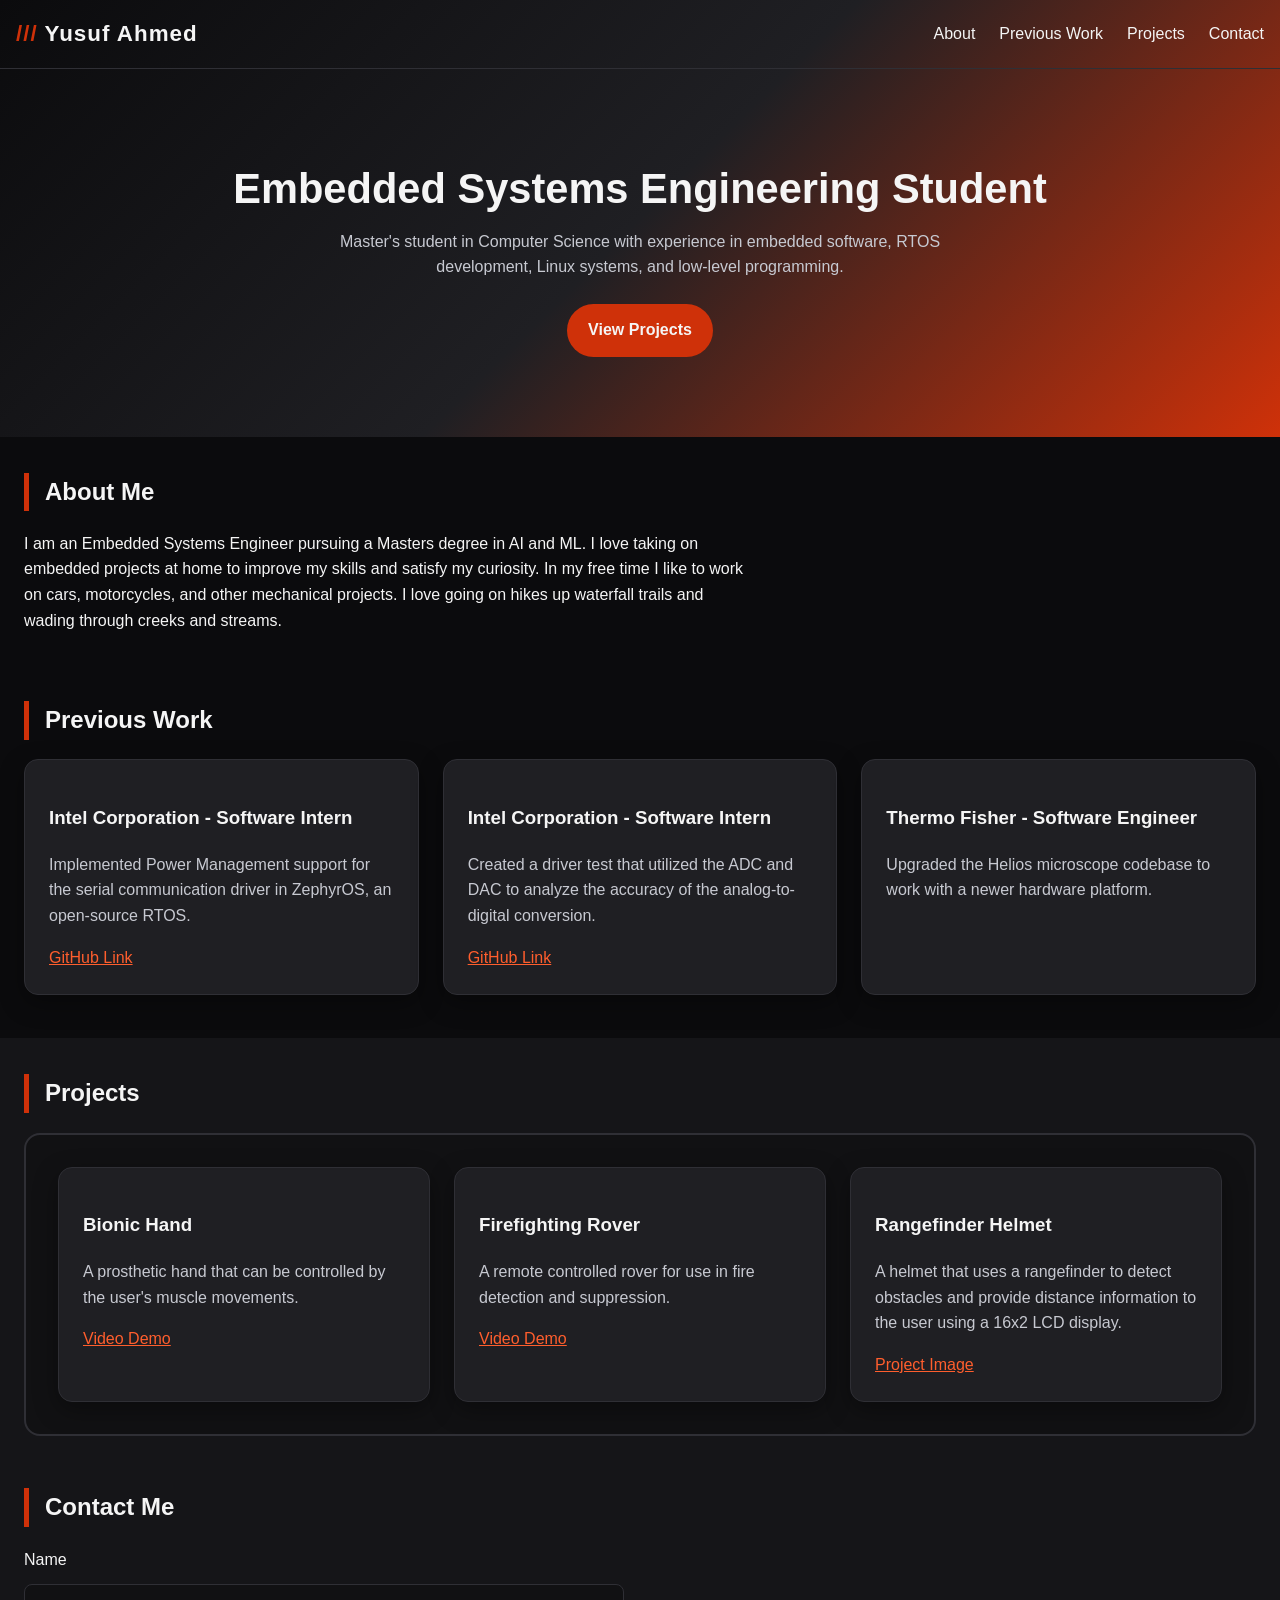
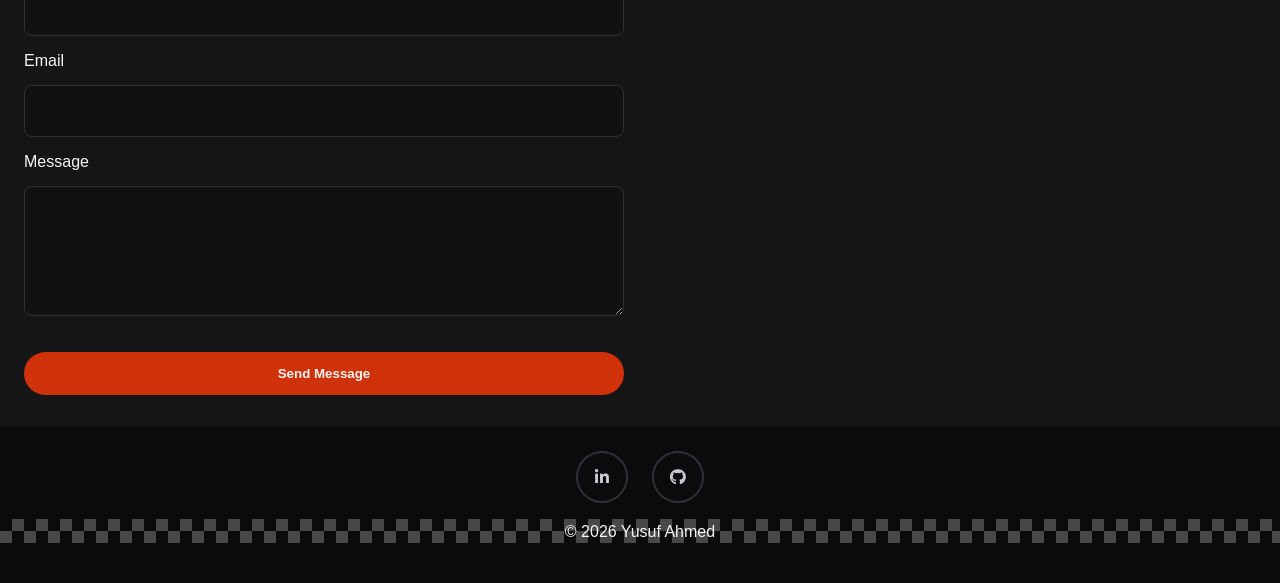
<file: index.html>
<!doctype html>
<html lang="en">
  <head>
    <meta charset="UTF-8" />
    <meta name="viewport" content="width=device-width, initial-scale=1.0" />
    <title>Yusuf Ahmed | Portfolio</title>
    <link rel="stylesheet" href="styles.css" />
    <script src="script.js" defer></script>
    <link
      rel="stylesheet"
      href="https://cdnjs.cloudflare.com/ajax/libs/font-awesome/6.5.1/css/all.min.css"
    />
  </head>

  <body>
    <header>
      <nav class="navbar">
        <h1 class="logo">Yusuf Ahmed</h1>

        <button class="menu-toggle" aria-label="Toggle navigation">☰</button>

        <ul class="nav-links">
          <li><a href="#about">About</a></li>
          <li><a href="#work">Previous Work</a></li>
          <li><a href="#projects">Projects</a></li>
          <li><a href="#contact">Contact</a></li>
        </ul>
      </nav>

      <section class="hero">
        <h2>Embedded Systems Engineering Student</h2>
        <p>
          Master's student in Computer Science with experience in embedded
          software, RTOS development, Linux systems, and low-level programming.
        </p>
        <a href="#projects" class="button">View Projects</a>
      </section>
    </header>

    <main>
      <section id="about" class="section about-me">
        <h2>About Me</h2>
        <p>
          I am an Embedded Systems Engineer pursuing a Masters degree in AI and
          ML. I love taking on embedded projects at home to improve my skills
          and satisfy my curiosity. In my free time I like to work on cars,
          motorcycles, and other mechanical projects. I love going on hikes up
          waterfall trails and wading through creeks and streams.
        </p>
      </section>

      <section id="work" class="section">
        <h2>Previous Work</h2>

        <div class="project-grid">
          <article class="card">
            <h3>Intel Corporation - Software Intern</h3>
            <p>
              Implemented Power Management support for the serial communication
              driver in ZephyrOS, an open-source RTOS.
            </p>
            <a
              href="https://github.com/zephyrproject-rtos/zephyr/commit/3f0fc7fe6b8ff6fc7ca6cccbd40c4fb7349f5fe3"
              target="_blank"
              rel="noopener noreferrer"
              >GitHub Link</a
            >
          </article>

          <article class="card">
            <h3>Intel Corporation - Software Intern</h3>
            <p>
              Created a driver test that utilized the ADC and DAC to analyze the
              accuracy of the analog-to-digital conversion.
            </p>
            <a
              href="https://github.com/zephyrproject-rtos/zephyr/commit/f22d30b853ebbf2189874e088586ce1f59cdff1e"
              target="_blank"
              rel="noopener noreferrer"
              >GitHub Link</a
            >
          </article>

          <article class="card">
            <h3>Thermo Fisher - Software Engineer</h3>
            <p>
              Upgraded the Helios microscope codebase to work with a newer
              hardware platform.
            </p>
          </article>
        </div>
      </section>

      <section id="projects" class="section alt-section garage-section">
        <h2>Projects</h2>

        <div class="garage">
          <div class="garage-door">
            <p>Project Garage</p>
          </div>

          <div class="project-grid garage-content">
            <article class="card">
              <h3>Bionic Hand</h3>
              <p>
                A prosthetic hand that can be controlled by the user's muscle
                movements.
              </p>
              <a
                href="https://www.youtube.com/shorts/rv8qC4Os3sE?feature=share"
                target="_blank"
                rel="noopener noreferrer"
                >Video Demo</a
              >
            </article>

            <article class="card">
              <h3>Firefighting Rover</h3>
              <p>
                A remote controlled rover for use in fire detection and
                suppression.
              </p>
              <a
                href="https://youtube.com/shorts/MWInEIsYn9Q?feature=share"
                target="_blank"
                rel="noopener noreferrer"
                >Video Demo</a
              >
            </article>

            <article class="card">
              <h3>Rangefinder Helmet</h3>
              <p>
                A helmet that uses a rangefinder to detect obstacles and provide
                distance information to the user using a 16x2 LCD display.
              </p>
              <a
                href="https://media.discordapp.net/attachments/761772231910883368/1514068270603305111/IMG_20210530_094437.jpg?ex=6a2a0575&is=6a28b3f5&hm=637e0561ccd4fdb7fbcf3deea655eac6e36f8c8790686a24d03f3a54551948e9&=&format=webp&width=720&height=960"
                target="_blank"
                rel="noopener noreferrer"
                >Project Image</a
              >
            </article>
          </div>
        </div>
      </section>

      <section id="contact" class="section alt-section">
        <h2>Contact Me</h2>
        <form id="contact-form">
          <label for="name">Name</label>
          <input type="text" id="name" name="name" />

          <label for="email">Email</label>
          <input type="email" id="email" name="email" />

          <label for="message">Message</label>
          <textarea id="message" name="message"></textarea>

          <button type="submit" class="button">Send Message</button>
        </form>
        <p id="form-status" aria-live="polite"></p>
      </section>
    </main>

    <footer>
      <div class="social-links">
        <a
          href="https://www.linkedin.com/in/muhammed-yusuf-ahmed/"
          target="_blank"
          rel="noopener noreferrer"
          aria-label="LinkedIn profile"
        >
          <i class="fa-brands fa-linkedin-in"></i>
        </a>

        <a
          href="https://github.com/FloppsMcGee"
          target="_blank"
          rel="noopener noreferrer"
          aria-label="GitHub profile"
        >
          <i class="fa-brands fa-github"></i>
        </a>
      </div>

      <p class="checkered-flag" aria-hidden="true">&copy; 2026 Yusuf Ahmed</p>
    </footer>
  </body>
</html>
</file>
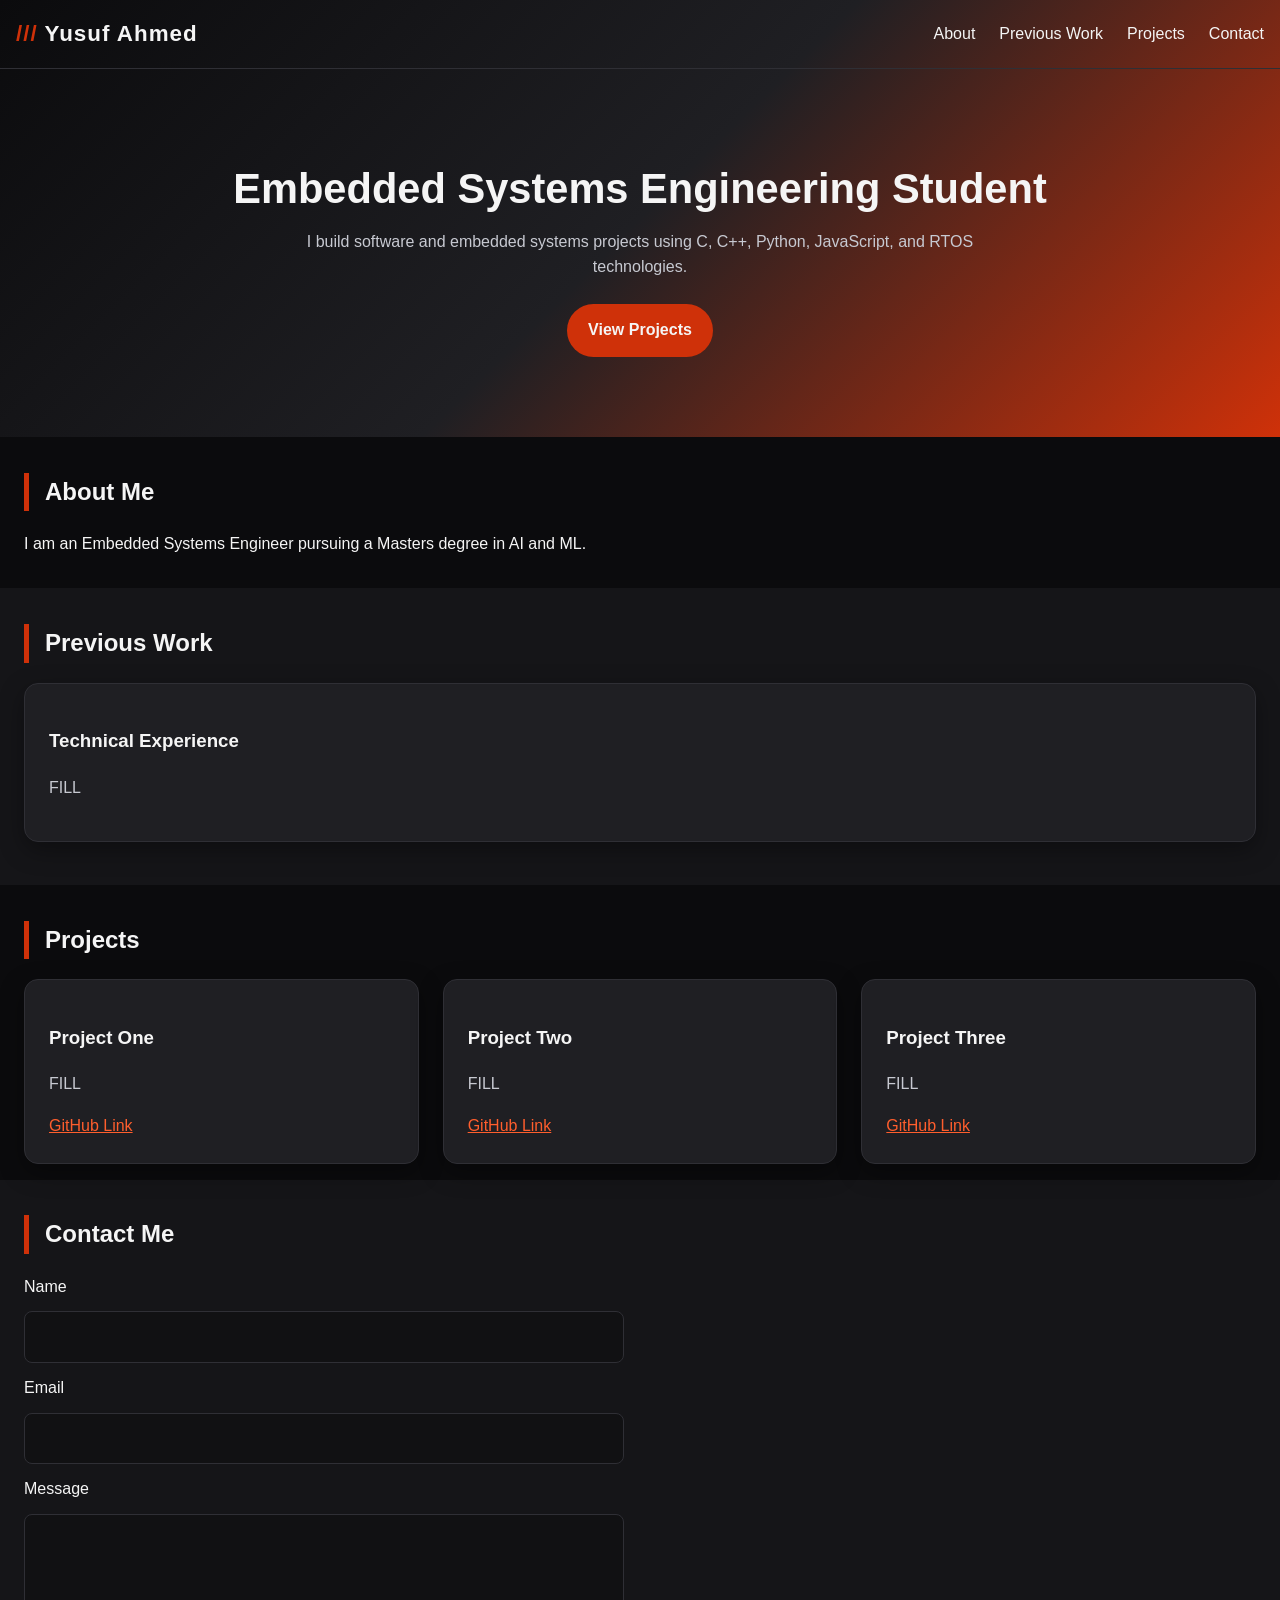
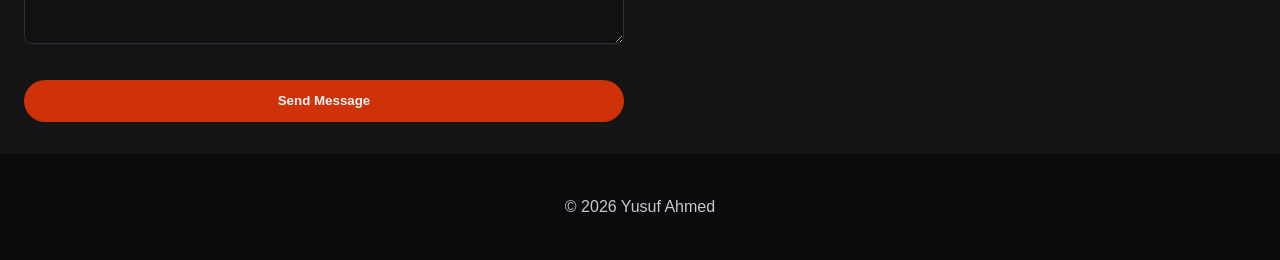
<file: FinalProject.html>
<!doctype html>
<html lang="en">
  <head>
    <meta charset="UTF-8" />
    <meta name="viewport" content="width=device-width, initial-scale=1.0" />
    <title>Yusuf Ahmed | Portfolio</title>
    <link rel="stylesheet" href="styles.css" />
    <script src="script.js" defer></script>
  </head>
  <body>
    <header>
      <nav class="navbar">
        <h1 class="logo">Yusuf Ahmed</h1>

        <button class="menu-toggle" aria-label="Toggle navigation">☰</button>

        <ul class="nav-links">
          <li><a href="#about">About</a></li>
          <li><a href="#work">Previous Work</a></li>
          <li><a href="#projects">Projects</a></li>
          <li><a href="#contact">Contact</a></li>
        </ul>
      </nav>

      <section class="hero">
        <h2>Embedded Systems Engineering Student</h2>
        <p>
          I build software and embedded systems projects using C, C++, Python,
          JavaScript, and RTOS technologies.
        </p>
        <a href="#projects" class="button">View Projects</a>
      </section>
    </header>

    <main>
      <section id="about" class="section">
        <h2>About Me</h2>
        <p>
          I am an Embedded Systems Engineer pursuing a Masters degree in AI and
          ML.
        </p>
      </section>

      <section id="work" class="section alt-section">
        <h2>Previous Work</h2>
        <div class="card">
          <h3>Technical Experience</h3>
          <p>FILL</p>
        </div>
      </section>

      <section id="projects" class="section">
        <h2>Projects</h2>

        <div class="project-grid">
          <article class="card">
            <h3>Project One</h3>
            <p>FILL</p>
            <a href="#" target="_blank">GitHub Link</a>
          </article>

          <article class="card">
            <h3>Project Two</h3>
            <p>FILL</p>
            <a href="#" target="_blank">GitHub Link</a>
          </article>

          <article class="card">
            <h3>Project Three</h3>
            <p>FILL</p>
            <a href="#" target="_blank">GitHub Link</a>
          </article>
        </div>
      </section>

      <section id="contact" class="section alt-section">
        <h2>Contact Me</h2>

        <form id="contact-form">
          <label for="name">Name</label>
          <input type="text" id="name" name="name" />

          <label for="email">Email</label>
          <input type="email" id="email" name="email" />

          <label for="message">Message</label>
          <textarea id="message" name="message"></textarea>

          <button type="submit" class="button">Send Message</button>
        </form>

        <p id="form-status" aria-live="polite"></p>
      </section>
    </main>

    <footer>
      <p>&copy; 2026 Yusuf Ahmed</p>
    </footer>
  </body>
</html>
</file>
<file: styles.css>
:root {
  --c-text: #f5f5f5;
  --c-muted: #c7c9d1;
  --c-bg: #0b0b0d;
  --c-bg-alt: #151518;
  --c-card: #1f1f23;
  --c-border: #2f2f35;
  --c-rev: #cf3109;
  --c-rev-bright: #ff5e2d;
  --c-input-bg: #111113;
  --c-shadow: rgba(0, 0, 0, 0.35);
}

* {
  box-sizing: border-box;
}

html {
  scroll-behavior: smooth;
  scrollbar-width: none;
}

body {
  margin: 0;
  font-family: Arial, Helvetica, sans-serif;
  line-height: 1.6;
  color: var(--c-text);
  background-color: var(--c-bg);
  -ms-overflow-style: none;
}
body::-webkit-scrollbar {
  display: none;
}

header {
  background: linear-gradient(135deg, var(--c-bg), var(--c-card), var(--c-rev));
  color: var(--c-text);
}

.navbar {
  display: flex;
  justify-content: space-between;
  align-items: center;
  padding: 1rem;
  border-bottom: 1px solid var(--c-border);
}

.logo {
  margin: 0;
  font-size: 1.4rem;
  letter-spacing: 1px;
}

.logo::before {
  content: "/// ";
  color: var(--c-rev);
}

.nav-links {
  display: flex;
  gap: 1.5rem;
  list-style: none;
  margin: 0;
  padding: 0;
}

.nav-links a {
  color: var(--c-text);
  text-decoration: none;
}

.nav-links a:hover {
  color: var(--c-rev-bright);
}

.menu-toggle {
  display: none;
  font-size: 1.5rem;
  background: none;
  color: var(--c-text);
  border: none;
  cursor: pointer;
}

.hero {
  padding: 6rem 1.5rem 5rem;
  text-align: center;
}

.hero h2 {
  max-width: 850px;
  margin: 0 auto 1rem;
  font-size: 2.6rem;
  line-height: 1.15;
}

.hero p {
  max-width: 700px;
  margin: 0 auto;
  color: var(--c-muted);
}

.button {
  display: inline-block;
  margin-top: 1.5rem;
  padding: 0.85rem 1.35rem;
  background-color: var(--c-rev);
  color: var(--c-text);
  text-decoration: none;
  border: none;
  border-radius: 999px;
  cursor: pointer;
  font-weight: bold;
}

.button:hover {
  background-color: var(--c-rev-bright);
}

.section {
  padding: 1rem 1.5rem;
  background-color: var(--c-bg);
}

.alt-section {
  background-color: var(--c-bg-alt);
}

.section h2 {
  border-left: 5px solid var(--c-rev);
  padding-left: 1rem;
}

.card {
  background: var(--c-card);
  padding: 1.5rem;
  border-radius: 14px;
  border: 1px solid var(--c-border);
  box-shadow: 0 8px 24px var(--c-shadow);
}

.card h3 {
  color: var(--c-text);
}

.card p {
  color: var(--c-muted);
}

.card a {
  color: var(--c-rev-bright);
}

.project-grid {
  display: grid;
  grid-template-columns: repeat(3, 1fr);
  gap: 1.5rem;
}

form {
  max-width: 600px;
  display: flex;
  flex-direction: column;
  gap: 0.75rem;
}

input,
textarea {
  padding: 0.75rem;
  border: 1px solid var(--c-border);
  border-radius: 8px;
  font: inherit;
  background-color: var(--c-input-bg);
  color: var(--c-text);
}

input:focus,
textarea:focus {
  outline: 2px solid var(--c-rev);
}

textarea {
  min-height: 130px;
}

#form-status {
  font-weight: bold;
  margin-top: 1rem;
}

footer {
  text-align: center;
  padding: 1.5rem;
  background: var(--c-bg);
  color: var(--c-muted);
}

@media (max-width: 768px) {
  .menu-toggle {
    display: block;
  }

  .nav-links {
    display: none;
    flex-direction: column;
    width: 100%;
    margin-top: 1rem;
  }

  .nav-links.show {
    display: flex;
  }

  .navbar {
    align-items: flex-start;
    flex-wrap: wrap;
  }

  .project-grid {
    grid-template-columns: 1fr;
  }

  .hero {
    padding: 4rem 1.5rem;
  }

  .hero h2 {
    font-size: 1.9rem;
  }
}

.garage {
  position: relative;
  overflow: hidden;
  min-height: 220px;
  border: 2px solid #2f2f35;
  border-radius: 16px;
  background-color: #111113;
}

.garage-door {
  position: absolute;
  inset: 0;
  z-index: 2;
  display: flex;
  justify-content: center;
  align-items: center;
  background: repeating-linear-gradient(
    to bottom,
    black,
    rgb(39, 36, 36) 18px,
    #1f1f23 18px,
    #1f1f23 36px
  );
  border-bottom: 4px solid #b11226;
  transition: transform 0.8s ease;
}

.garage-door p {
  color: #f5f5f5;
  font-weight: bold;
  letter-spacing: 3px;
  text-transform: uppercase;
}

.garage-content {
  opacity: 0;
  transform: translateY(30px);
  padding: 2rem;
  transition:
    opacity 0.8s ease,
    transform 0.8s ease;
}

.garage.open .garage-door {
  transform: translateY(-100%);
}

.garage.open .garage-content {
  opacity: 1;
  transform: translateY(0);
}

.social-links {
  display: flex;
  justify-content: center;
  gap: 1.5rem;
  margin-bottom: 1rem;
}

.social-links a {
  display: flex;
  justify-content: center;
  align-items: center;
  width: 52px;
  height: 52px;
  color: var(--c-muted);
  text-decoration: none;
  font-weight: bold;
  border: 2px solid var(--c-border);
  border-radius: 50%;
  transition:
    color 0.3s ease,
    border-color 0.3s ease,
    box-shadow 0.3s ease,
    transform 0.3s ease;
}

.social-links a:hover {
  color: var(--c-rev-bright);
  border-color: var(--c-rev-bright);
  box-shadow:
    0 0 10px var(--c-rev-bright),
    0 0 25px var(--c-rev-bright),
    0 0 45px var(--c-rev);
  transform: translateY(-4px);
}

.checkered-flag {
  color: var(--c-text);
  width: calc(100% + 3rem);
  margin-left: -1.5rem;
  margin-right: -1.5rem;
  height: 24px;
  background: conic-gradient(
    from 0deg,
    rgba(255, 255, 255, 0.25) 0deg,
    rgba(255, 255, 255, 0.25) 90deg,
    transparent 90deg,
    transparent 180deg,
    rgba(255, 255, 255, 0.25) 180deg,
    rgba(255, 255, 255, 0.25) 270deg,
    transparent 270deg,
    transparent 360deg
  );
  background-size: 24px 24px;
  background-position:
    0 0,
    0 12px,
    12px -12px,
    -12px 0;
  background-color: #0b0b0d;
}

.about-me {
  color: var(--c-text);
  width: 60%;
}

#work {
  padding-bottom: 2.7rem;
}
</file>
